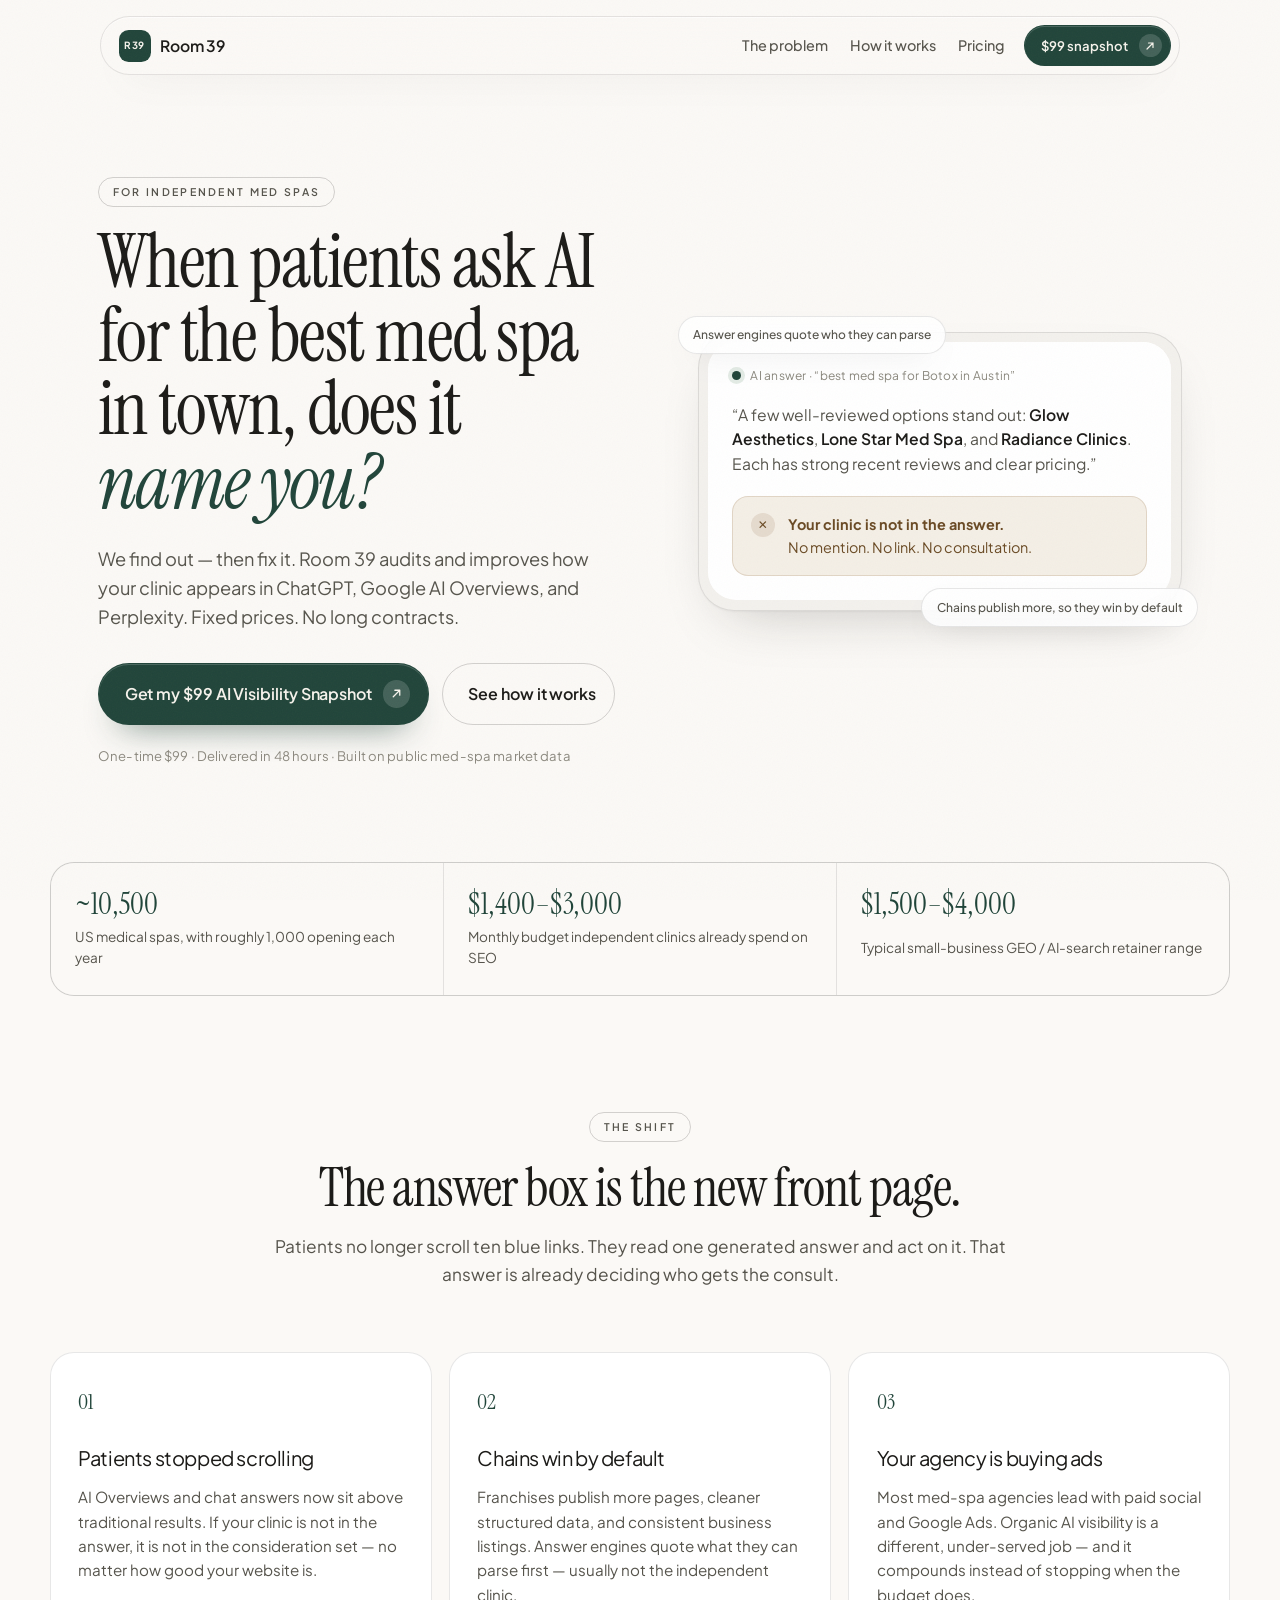
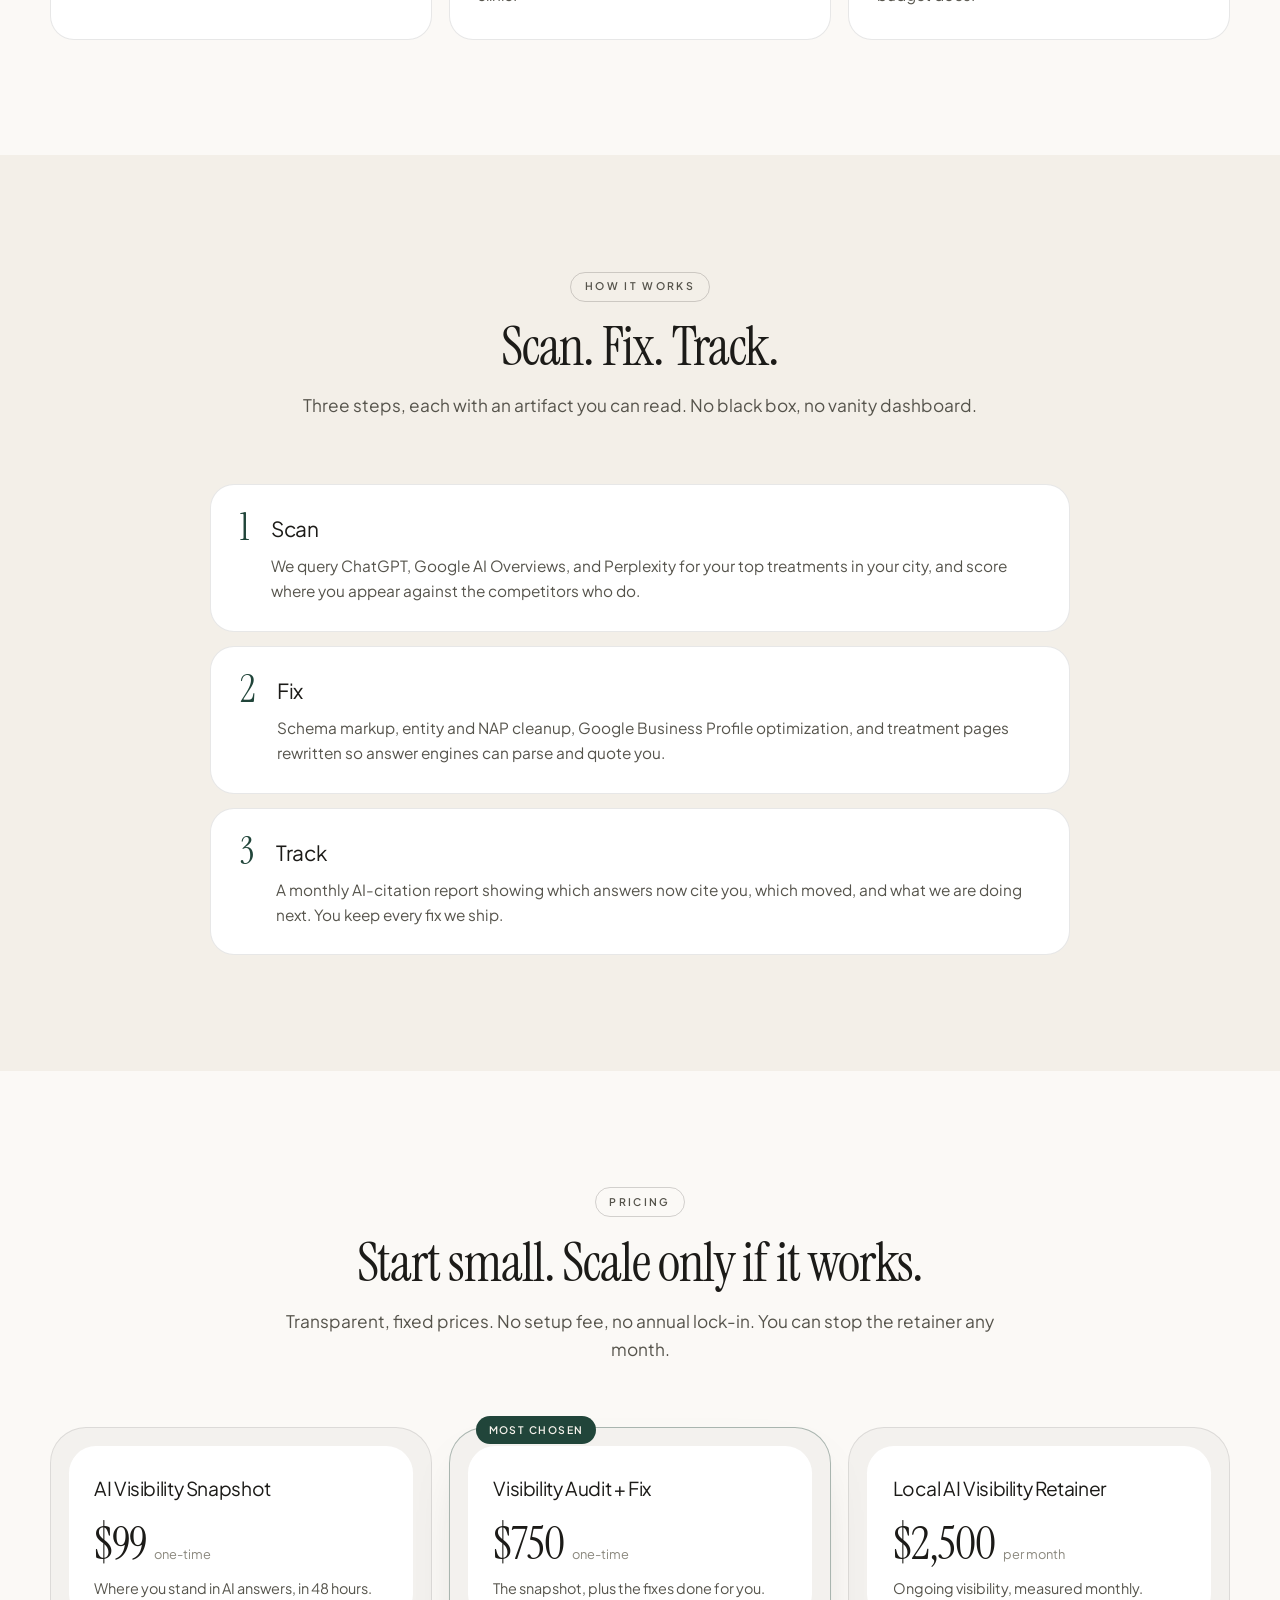
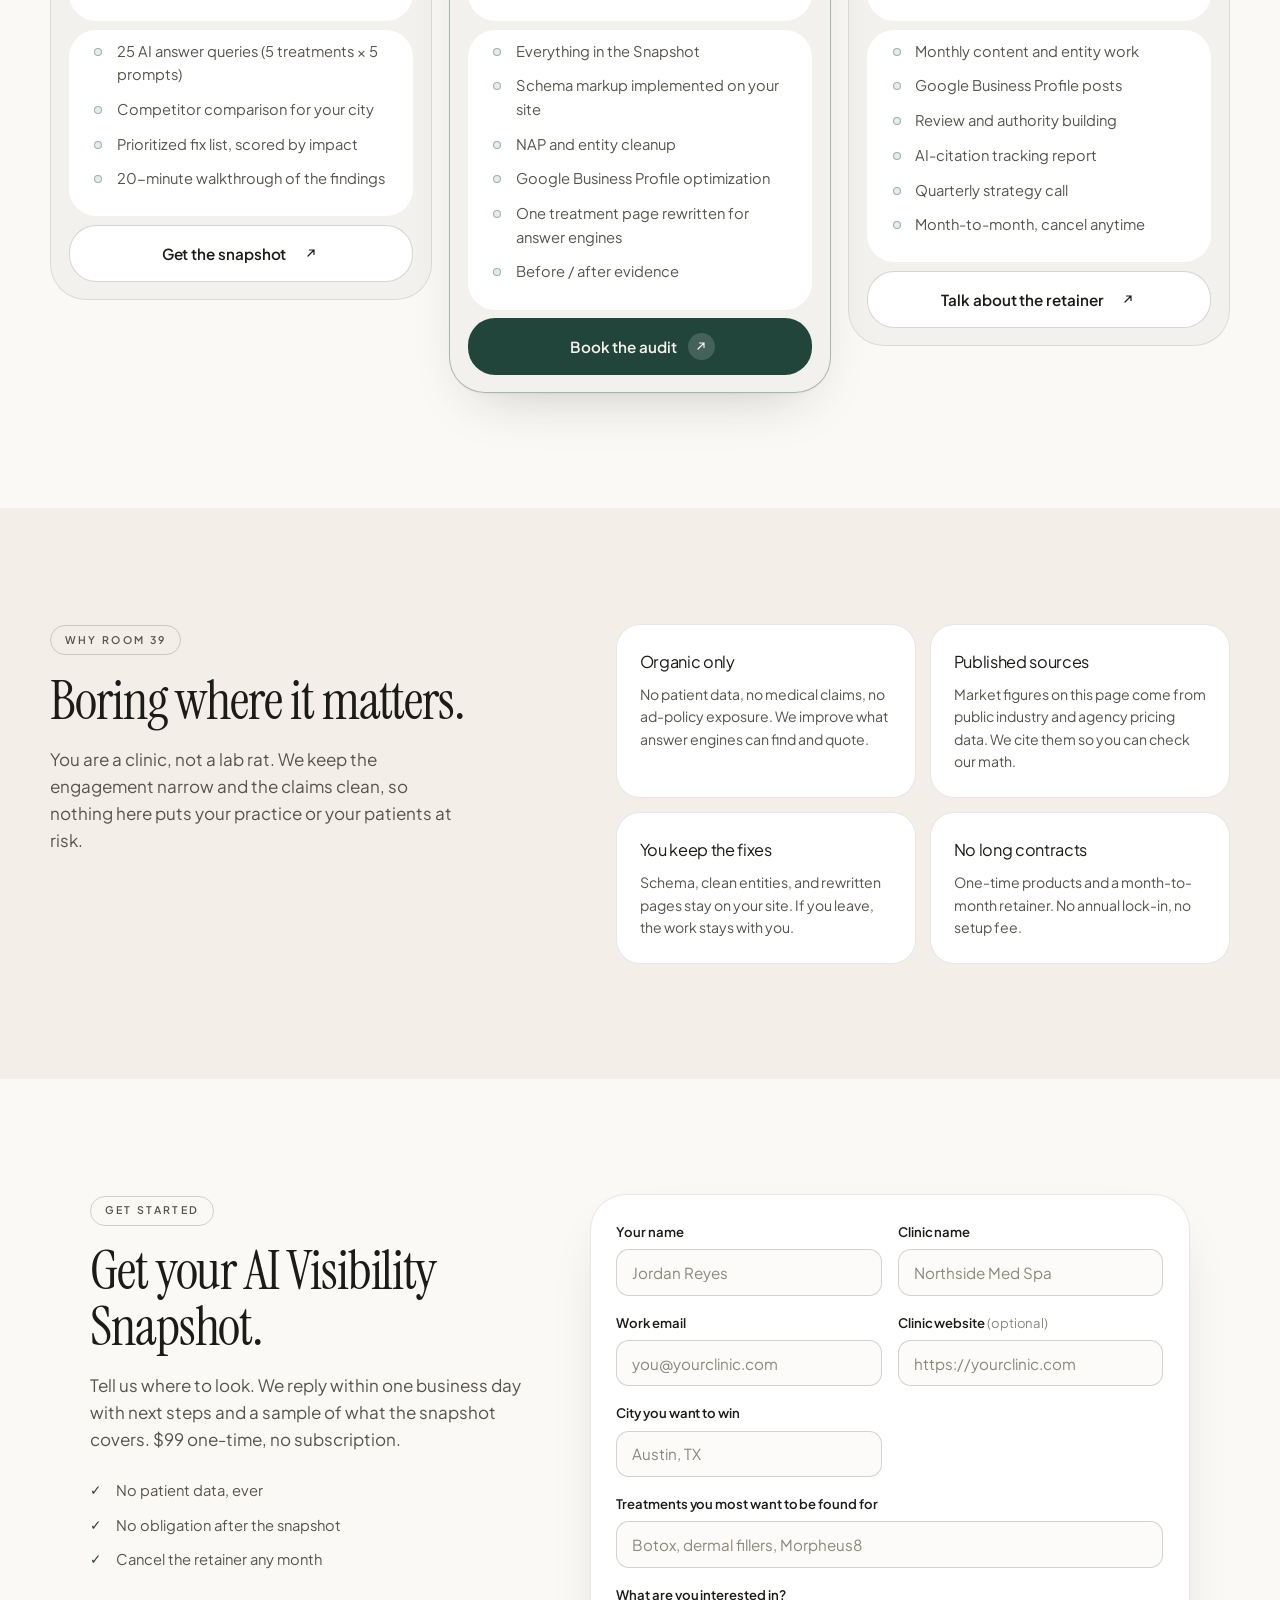
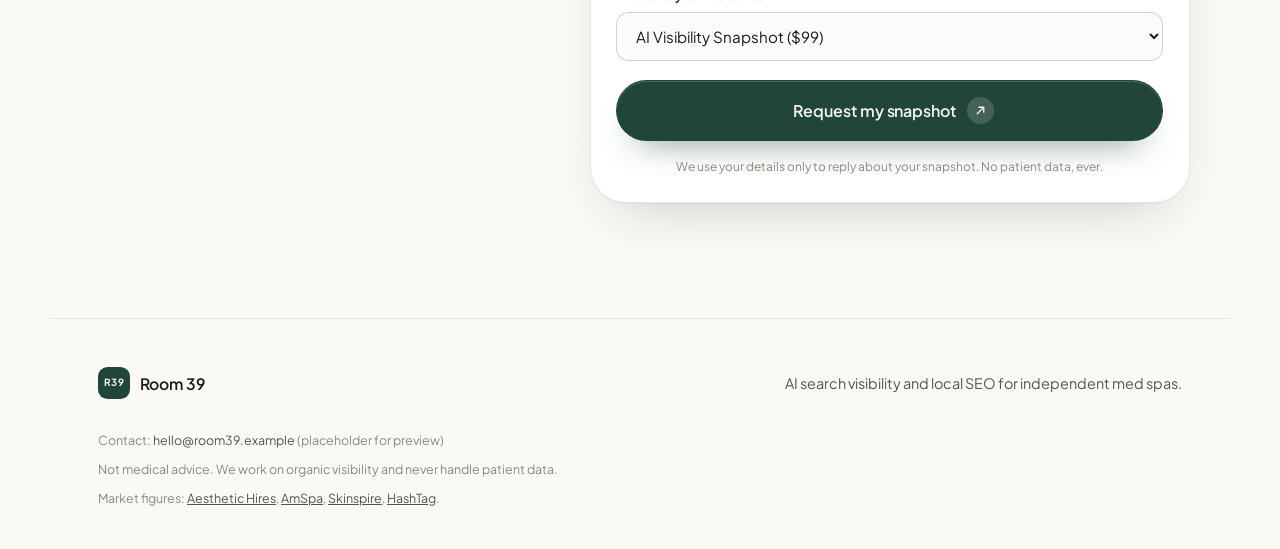
<file: index.html>
<!doctype html>
<html lang="en">
<head>
  <meta charset="utf-8" />
  <meta name="viewport" content="width=device-width, initial-scale=1" />
  <title>Room 39 — AI visibility for independent med spas</title>
  <meta name="description" content="Room 39 audits and fixes how your med spa appears in ChatGPT, Google AI Overviews, and Perplexity. Fixed prices, no long contracts." />
  <meta name="theme-color" content="#FBF9F6" />
  <meta property="og:title" content="Room 39 — AI visibility for independent med spas" />
  <meta property="og:description" content="When patients ask AI for the best med spa in town, does it name you? Find out for $99." />
  <meta property="og:type" content="website" />
  <link rel="icon" href="data:image/svg+xml,%3Csvg xmlns='http://www.w3.org/2000/svg' viewBox='0 0 32 32'%3E%3Crect width='32' height='32' rx='8' fill='%2321453A'/%3E%3Cpath d='M9 23V9h6.2c2.6 0 4.3 1.3 4.3 3.4 0 1.5-.8 2.6-2.2 3 1.7.3 2.8 1.5 2.8 3.3 0 2.4-1.9 3.9-4.9 3.9H9z' fill='%23FBF9F6'/%3E%3C/svg%3E" />
  <link rel="preconnect" href="https://fonts.googleapis.com" />
  <link rel="preconnect" href="https://fonts.gstatic.com" crossorigin />
  <link href="https://fonts.googleapis.com/css2?family=Instrument+Serif:ital@0;1&family=Plus+Jakarta+Sans:wght@400;500;600;700&display=swap" rel="stylesheet" />
  <link rel="stylesheet" href="styles.css" />
</head>
<body>
  <div class="grain" aria-hidden="true"></div>

  <!-- Floating nav pill -->
  <header class="nav-wrap">
    <nav class="nav" aria-label="Primary">
      <a class="brand" href="#top" aria-label="Room 39 home">
        <span class="brand-mark" aria-hidden="true">R39</span>
        <span class="brand-name">Room&nbsp;39</span>
      </a>
      <div class="nav-links">
        <a href="#problem">The problem</a>
        <a href="#how">How it works</a>
        <a href="#pricing">Pricing</a>
      </div>
      <a class="btn btn-sm" href="#lead" data-cta="snapshot">
        <span>$99 snapshot</span>
        <span class="btn-ico" aria-hidden="true">
          <svg viewBox="0 0 16 16" width="12" height="12" fill="none" stroke="currentColor" stroke-width="1.6" stroke-linecap="round" stroke-linejoin="round"><path d="M4 12 12 4M6 4h6v6"/></svg>
        </span>
      </a>
    </nav>
  </header>

  <main id="top">
    <!-- Hero -->
    <section class="hero">
      <div class="hero-copy reveal">
        <span class="eyebrow">For independent med spas</span>
        <h1>When patients ask AI for the best med spa in town, does it <em>name&nbsp;you?</em></h1>
        <p class="lede">We find out — then fix it. Room 39 audits and improves how your clinic appears in ChatGPT, Google AI&nbsp;Overviews, and Perplexity. Fixed prices. No long contracts.</p>
        <div class="hero-actions">
          <a class="btn btn-lg" href="#lead" data-cta="snapshot">
            <span>Get my $99 AI Visibility Snapshot</span>
            <span class="btn-ico" aria-hidden="true">
              <svg viewBox="0 0 16 16" width="13" height="13" fill="none" stroke="currentColor" stroke-width="1.6" stroke-linecap="round" stroke-linejoin="round"><path d="M4 12 12 4M6 4h6v6"/></svg>
            </span>
          </a>
          <a class="btn btn-ghost btn-lg" href="#how">See how it works</a>
        </div>
        <p class="hero-note">One-time $99 · Delivered in 48 hours · Built on public med-spa market data</p>
      </div>

      <div class="hero-visual reveal" aria-hidden="true">
        <div class="frame">
          <div class="answer-card">
            <div class="answer-head">
              <span class="answer-dot"></span>
              <span>AI answer · “best med spa for Botox in Austin”</span>
            </div>
            <p class="answer-body">“A few well-reviewed options stand out: <strong>Glow Aesthetics</strong>, <strong>Lone Star Med Spa</strong>, and <strong>Radiance Clinics</strong>. Each has strong recent reviews and clear pricing.”</p>
            <div class="answer-miss">
              <span class="miss-x" aria-hidden="true">✕</span>
              <p><strong>Your clinic is not in the answer.</strong><br />No mention. No link. No consultation.</p>
            </div>
          </div>
        </div>
        <div class="chip chip-a">Answer engines quote who they can parse</div>
        <div class="chip chip-b">Chains publish more, so they win by default</div>
      </div>
    </section>

    <!-- Proof strip -->
    <section class="strip reveal" aria-label="Market context">
      <div class="strip-item">
        <span class="strip-num">~10,500</span>
        <span class="strip-label">US medical spas, with roughly 1,000 opening each year</span>
      </div>
      <div class="strip-item">
        <span class="strip-num">$1,400–$3,000</span>
        <span class="strip-label">Monthly budget independent clinics already spend on SEO</span>
      </div>
      <div class="strip-item">
        <span class="strip-num">$1,500–$4,000</span>
        <span class="strip-label">Typical small-business GEO / AI-search retainer range</span>
      </div>
    </section>

    <!-- Problem -->
    <section class="section" id="problem">
      <div class="section-head reveal">
        <span class="eyebrow">The shift</span>
        <h2>The answer box is the new front page.</h2>
        <p class="section-lede">Patients no longer scroll ten blue links. They read one generated answer and act on it. That answer is already deciding who gets the consult.</p>
      </div>
      <div class="grid-3">
        <article class="card reveal">
          <span class="card-kicker">01</span>
          <h3>Patients stopped scrolling</h3>
          <p>AI Overviews and chat answers now sit above traditional results. If your clinic is not in the answer, it is not in the consideration set — no matter how good your website is.</p>
        </article>
        <article class="card reveal">
          <span class="card-kicker">02</span>
          <h3>Chains win by default</h3>
          <p>Franchises publish more pages, cleaner structured data, and consistent business listings. Answer engines quote what they can parse first — usually not the independent clinic.</p>
        </article>
        <article class="card reveal">
          <span class="card-kicker">03</span>
          <h3>Your agency is buying ads</h3>
          <p>Most med-spa agencies lead with paid social and Google Ads. Organic AI visibility is a different, under-served job — and it compounds instead of stopping when the budget does.</p>
        </article>
      </div>
    </section>

    <!-- How it works -->
    <section class="section section-alt" id="how">
      <div class="section-head reveal">
        <span class="eyebrow">How it works</span>
        <h2>Scan. Fix. Track.</h2>
        <p class="section-lede">Three steps, each with an artifact you can read. No black box, no vanity dashboard.</p>
      </div>
      <div class="steps">
        <article class="step reveal">
          <span class="step-num">1</span>
          <div>
            <h3>Scan</h3>
            <p>We query ChatGPT, Google AI Overviews, and Perplexity for your top treatments in your city, and score where you appear against the competitors who do.</p>
          </div>
        </article>
        <article class="step reveal">
          <span class="step-num">2</span>
          <div>
            <h3>Fix</h3>
            <p>Schema markup, entity and NAP cleanup, Google Business Profile optimization, and treatment pages rewritten so answer engines can parse and quote you.</p>
          </div>
        </article>
        <article class="step reveal">
          <span class="step-num">3</span>
          <div>
            <h3>Track</h3>
            <p>A monthly AI-citation report showing which answers now cite you, which moved, and what we are doing next. You keep every fix we ship.</p>
          </div>
        </article>
      </div>
    </section>

    <!-- Pricing -->
    <section class="section" id="pricing">
      <div class="section-head reveal">
        <span class="eyebrow">Pricing</span>
        <h2>Start small. Scale only if it works.</h2>
        <p class="section-lede">Transparent, fixed prices. No setup fee, no annual lock-in. You can stop the retainer any month.</p>
      </div>
      <div class="plans">
        <article class="plan reveal">
          <div class="plan-top">
            <h3>AI Visibility Snapshot</h3>
            <p class="plan-price"><span>$99</span><small>one-time</small></p>
            <p class="plan-for">Where you stand in AI answers, in 48 hours.</p>
          </div>
          <ul class="plan-list">
            <li>25 AI answer queries (5 treatments × 5 prompts)</li>
            <li>Competitor comparison for your city</li>
            <li>Prioritized fix list, scored by impact</li>
            <li>20-minute walkthrough of the findings</li>
          </ul>
          <button class="btn btn-block" data-plan="AI Visibility Snapshot ($99)">
            <span>Get the snapshot</span>
            <span class="btn-ico" aria-hidden="true"><svg viewBox="0 0 16 16" width="12" height="12" fill="none" stroke="currentColor" stroke-width="1.6" stroke-linecap="round" stroke-linejoin="round"><path d="M4 12 12 4M6 4h6v6"/></svg></span>
          </button>
        </article>

        <article class="plan plan-featured reveal">
          <span class="plan-badge">Most chosen</span>
          <div class="plan-top">
            <h3>Visibility Audit + Fix</h3>
            <p class="plan-price"><span>$750</span><small>one-time</small></p>
            <p class="plan-for">The snapshot, plus the fixes done for you.</p>
          </div>
          <ul class="plan-list">
            <li>Everything in the Snapshot</li>
            <li>Schema markup implemented on your site</li>
            <li>NAP and entity cleanup</li>
            <li>Google Business Profile optimization</li>
            <li>One treatment page rewritten for answer engines</li>
            <li>Before / after evidence</li>
          </ul>
          <button class="btn btn-block btn-dark" data-plan="Visibility Audit + Fix ($750)">
            <span>Book the audit</span>
            <span class="btn-ico" aria-hidden="true"><svg viewBox="0 0 16 16" width="12" height="12" fill="none" stroke="currentColor" stroke-width="1.6" stroke-linecap="round" stroke-linejoin="round"><path d="M4 12 12 4M6 4h6v6"/></svg></span>
          </button>
        </article>

        <article class="plan reveal">
          <div class="plan-top">
            <h3>Local AI Visibility Retainer</h3>
            <p class="plan-price"><span>$2,500</span><small>per month</small></p>
            <p class="plan-for">Ongoing visibility, measured monthly.</p>
          </div>
          <ul class="plan-list">
            <li>Monthly content and entity work</li>
            <li>Google Business Profile posts</li>
            <li>Review and authority building</li>
            <li>AI-citation tracking report</li>
            <li>Quarterly strategy call</li>
            <li>Month-to-month, cancel anytime</li>
          </ul>
          <button class="btn btn-block" data-plan="Local AI Visibility Retainer ($2,500/mo)">
            <span>Talk about the retainer</span>
            <span class="btn-ico" aria-hidden="true"><svg viewBox="0 0 16 16" width="12" height="12" fill="none" stroke="currentColor" stroke-width="1.6" stroke-linecap="round" stroke-linejoin="round"><path d="M4 12 12 4M6 4h6v6"/></svg></span>
          </button>
        </article>
      </div>
    </section>

    <!-- Trust -->
    <section class="section section-alt" id="trust">
      <div class="trust">
        <div class="trust-copy reveal">
          <span class="eyebrow">Why Room 39</span>
          <h2>Boring where it matters.</h2>
          <p>You are a clinic, not a lab rat. We keep the engagement narrow and the claims clean, so nothing here puts your practice or your patients at risk.</p>
        </div>
        <div class="trust-grid">
          <div class="trust-item reveal">
            <h3>Organic only</h3>
            <p>No patient data, no medical claims, no ad-policy exposure. We improve what answer engines can find and quote.</p>
          </div>
          <div class="trust-item reveal">
            <h3>Published sources</h3>
            <p>Market figures on this page come from public industry and agency pricing data. We cite them so you can check our math.</p>
          </div>
          <div class="trust-item reveal">
            <h3>You keep the fixes</h3>
            <p>Schema, clean entities, and rewritten pages stay on your site. If you leave, the work stays with you.</p>
          </div>
          <div class="trust-item reveal">
            <h3>No long contracts</h3>
            <p>One-time products and a month-to-month retainer. No annual lock-in, no setup fee.</p>
          </div>
        </div>
      </div>
    </section>

    <!-- Lead form -->
    <section class="section" id="lead">
      <div class="lead-wrap">
        <div class="lead-copy reveal">
          <span class="eyebrow">Get started</span>
          <h2>Get your AI Visibility Snapshot.</h2>
          <p>Tell us where to look. We reply within one business day with next steps and a sample of what the snapshot covers. $99 one-time, no subscription.</p>
          <ul class="lead-points">
            <li>No patient data, ever</li>
            <li>No obligation after the snapshot</li>
            <li>Cancel the retainer any month</li>
          </ul>
        </div>

        <form class="lead-form reveal" id="lead-form" novalidate>
          <div class="field">
            <label for="name">Your name</label>
            <input id="name" name="name" type="text" autocomplete="name" required placeholder="Jordan Reyes" />
          </div>
          <div class="field">
            <label for="clinic">Clinic name</label>
            <input id="clinic" name="clinic" type="text" autocomplete="organization" required placeholder="Northside Med Spa" />
          </div>
          <div class="field">
            <label for="email">Work email</label>
            <input id="email" name="email" type="email" autocomplete="email" required placeholder="you@yourclinic.com" />
          </div>
          <div class="field">
            <label for="website">Clinic website <span class="opt">(optional)</span></label>
            <input id="website" name="website" type="url" autocomplete="url" placeholder="https://yourclinic.com" />
          </div>
          <div class="field">
            <label for="city">City you want to win</label>
            <input id="city" name="city" type="text" required placeholder="Austin, TX" />
          </div>
          <div class="field field-full">
            <label for="treatments">Treatments you most want to be found for</label>
            <input id="treatments" name="treatments" type="text" placeholder="Botox, dermal fillers, Morpheus8" />
          </div>
          <div class="field field-full">
            <label for="interest">What are you interested in?</label>
            <select id="interest" name="interest">
              <option>AI Visibility Snapshot ($99)</option>
              <option>Visibility Audit + Fix ($750)</option>
              <option>Local AI Visibility Retainer ($2,500/mo)</option>
              <option>Not sure yet — recommend one</option>
            </select>
          </div>
          <p class="form-error" id="form-error" role="alert" hidden>Please add your name, clinic, a valid work email, and a city.</p>
          <button class="btn btn-lg btn-block" type="submit" id="submit-btn">
            <span>Request my snapshot</span>
            <span class="btn-ico" aria-hidden="true"><svg viewBox="0 0 16 16" width="13" height="13" fill="none" stroke="currentColor" stroke-width="1.6" stroke-linecap="round" stroke-linejoin="round"><path d="M4 12 12 4M6 4h6v6"/></svg></span>
          </button>
          <p class="form-note">We use your details only to reply about your snapshot. No patient data, ever.</p>
        </form>

        <div class="lead-success reveal" id="lead-success" hidden>
          <span class="success-mark" aria-hidden="true">✓</span>
          <h2>Request received.</h2>
          <p>Thanks — we have what we need. We will reply within one business day with next steps for your <strong id="success-plan">AI Visibility Snapshot</strong>.</p>
          <a class="btn btn-ghost" href="#top">Back to top</a>
        </div>
      </div>
    </section>
  </main>

  <footer class="footer">
    <div class="footer-top">
      <a class="brand" href="#top">
        <span class="brand-mark" aria-hidden="true">R39</span>
        <span class="brand-name">Room&nbsp;39</span>
      </a>
      <p class="footer-line">AI search visibility and local SEO for independent med spas.</p>
    </div>
    <div class="footer-bottom">
      <p>Contact: <span class="placeholder">hello@room39.example</span> (placeholder for preview)</p>
      <p>Not medical advice. We work on organic visibility and never handle patient data.</p>
      <p class="sources">Market figures: <a href="https://www.aesthetichires.com/med-spa-industry-statistics/" target="_blank" rel="noopener">Aesthetic Hires</a>, <a href="https://americanmedspa.org/med-spa-statistics/" target="_blank" rel="noopener">AmSpa</a>, <a href="https://skinspire.agency/medspa-digital-marketing/med-spa-seo-services/" target="_blank" rel="noopener">Skinspire</a>, <a href="https://hashtag.org/ai-costs/geo" target="_blank" rel="noopener">HashTag</a>.</p>
    </div>
  </footer>

  <script src="script.js"></script>
</body>
</html>
</file>
<file: styles.css>
/* Room 39 — one-page offer site
   Vibe: editorial luxury / soft structuralism. One accent, heavy whitespace,
   scale-driven hierarchy, transform/opacity motion only. */

:root {
  --bg: #fbf9f6;
  --bg-alt: #f3efe8;
  --paper: #ffffff;
  --ink: #1c1b18;
  --ink-soft: #56544c;
  --ink-faint: #8b887e;
  --line: rgba(28, 27, 24, 0.1);
  --line-strong: rgba(28, 27, 24, 0.18);
  --accent: #21453a;
  --accent-ink: #f6f3ec;
  --accent-soft: #e4ece6;
  --radius-xl: 2.25rem;
  --radius-lg: 1.5rem;
  --radius-md: 1rem;
  --shadow-soft: 0 1px 2px rgba(28, 27, 24, 0.04), 0 24px 60px -30px rgba(28, 27, 24, 0.28);
  --ease: cubic-bezier(0.32, 0.72, 0, 1);
  --serif: "Instrument Serif", "Iowan Old Style", Georgia, serif;
  --sans: "Plus Jakarta Sans", system-ui, -apple-system, "Segoe UI", sans-serif;
}

* { box-sizing: border-box; }

html { scroll-behavior: smooth; }
@media (prefers-reduced-motion: reduce) {
  html { scroll-behavior: auto; }
  .reveal { transition: none !important; opacity: 1 !important; transform: none !important; filter: none !important; }
}

body {
  margin: 0;
  background: var(--bg);
  color: var(--ink);
  font-family: var(--sans);
  font-size: 17px;
  line-height: 1.6;
  -webkit-font-smoothing: antialiased;
  text-rendering: optimizeLegibility;
  overflow-x: hidden;
}

h1, h2, h3 { margin: 0; font-weight: 400; letter-spacing: -0.02em; }
h1, h2 { font-family: var(--serif); overflow-wrap: anywhere; }
h1 em { font-style: italic; color: var(--accent); }
p { margin: 0; }
a { color: inherit; }
img { max-width: 100%; display: block; }

.grain {
  position: fixed;
  inset: 0;
  z-index: 60;
  pointer-events: none;
  opacity: 0.035;
  background-image: url("data:image/svg+xml,%3Csvg xmlns='http://www.w3.org/2000/svg' width='160' height='160'%3E%3Cfilter id='n'%3E%3CfeTurbulence type='fractalNoise' baseFrequency='0.8' numOctaves='3'/%3E%3C/filter%3E%3Crect width='160' height='160' filter='url(%23n)'/%3E%3C/svg%3E");
}

/* ---------- Nav ---------- */
.nav-wrap {
  position: fixed;
  top: 0;
  left: 0;
  right: 0;
  z-index: 50;
  display: flex;
  justify-content: center;
  padding: 1rem clamp(0.75rem, 3vw, 2rem);
  pointer-events: none;
}
.nav {
  pointer-events: auto;
  width: min(1080px, 100%);
  display: flex;
  align-items: center;
  gap: 1.25rem;
  padding: 0.5rem 0.5rem 0.5rem 1.1rem;
  border-radius: 999px;
  border: 1px solid var(--line);
  background: rgba(251, 249, 246, 0.78);
  backdrop-filter: blur(20px) saturate(1.3);
  -webkit-backdrop-filter: blur(20px) saturate(1.3);
  box-shadow: 0 1px 0 rgba(255, 255, 255, 0.6) inset, 0 18px 40px -28px rgba(28, 27, 24, 0.4);
}
.brand { display: inline-flex; align-items: center; gap: 0.6rem; text-decoration: none; }
.brand-mark {
  display: grid;
  place-items: center;
  width: 2rem; height: 2rem;
  border-radius: 0.6rem;
  background: var(--accent);
  color: var(--accent-ink);
  font-size: 0.62rem;
  font-weight: 700;
  letter-spacing: 0.04em;
}
.brand-name { font-weight: 600; font-size: 0.98rem; letter-spacing: -0.01em; }
.nav-links { display: flex; gap: 1.4rem; margin-left: auto; }
.nav-links a {
  text-decoration: none;
  color: var(--ink-soft);
  font-size: 0.9rem;
  font-weight: 500;
  transition: color 0.4s var(--ease);
}
.nav-links a:hover { color: var(--ink); }

/* ---------- Buttons ---------- */
.btn {
  --pad: 0.85rem 1.1rem 0.85rem 1.4rem;
  display: inline-flex;
  align-items: center;
  justify-content: center;
  gap: 0.7rem;
  padding: var(--pad);
  border: 1px solid transparent;
  border-radius: 999px;
  background: var(--accent);
  color: var(--accent-ink);
  font-family: inherit;
  font-size: 0.95rem;
  font-weight: 600;
  letter-spacing: -0.005em;
  text-decoration: none;
  cursor: pointer;
  transition: transform 0.5s var(--ease), background 0.5s var(--ease), box-shadow 0.5s var(--ease), color 0.5s var(--ease);
  box-shadow: 0 1px 0 rgba(255, 255, 255, 0.18) inset, 0 18px 34px -22px rgba(33, 69, 58, 0.9);
}
.btn:hover { transform: translateY(-1px); box-shadow: 0 1px 0 rgba(255,255,255,0.18) inset, 0 26px 44px -24px rgba(33,69,58,0.95); }
.btn:active { transform: scale(0.985); }
.btn-ico {
  display: grid;
  place-items: center;
  width: 1.7rem; height: 1.7rem;
  border-radius: 999px;
  background: rgba(255, 255, 255, 0.16);
  transition: transform 0.5s var(--ease), background 0.5s var(--ease);
}
.btn:hover .btn-ico { transform: translate(2px, -2px) scale(1.06); }
.btn-sm { font-size: 0.82rem; padding: 0.5rem 0.5rem 0.5rem 1rem; }
.btn-sm .btn-ico { width: 1.45rem; height: 1.45rem; }
.btn-lg { font-size: 1rem; padding: 1rem 1.1rem 1rem 1.6rem; }
.btn-block { width: 100%; }
.btn-ghost {
  background: transparent;
  color: var(--ink);
  border-color: var(--line-strong);
  box-shadow: none;
}
.btn-ghost:hover { background: rgba(28, 27, 24, 0.04); box-shadow: none; }
.btn-dark { background: #14211d; }

/* ---------- Layout ---------- */
.section { padding: clamp(5rem, 9vw, 8rem) clamp(1.25rem, 5vw, 3rem); }
.section-alt { background: var(--bg-alt); }
.section-head { max-width: 46rem; margin: 0 auto clamp(2.5rem, 5vw, 4rem); text-align: center; }
.section-lede { margin-top: 1.1rem; color: var(--ink-soft); font-size: 1.08rem; }
.eyebrow {
  display: inline-block;
  margin-bottom: 1.1rem;
  padding: 0.35rem 0.85rem;
  border: 1px solid var(--line-strong);
  border-radius: 999px;
  font-size: 0.66rem;
  font-weight: 600;
  letter-spacing: 0.22em;
  text-transform: uppercase;
  color: var(--ink-soft);
}
h2 { font-size: clamp(2.1rem, 4.6vw, 3.4rem); line-height: 1.02; }

/* ---------- Hero ---------- */
.hero {
  display: grid;
  grid-template-columns: 1.05fr 0.95fr;
  gap: clamp(2rem, 5vw, 4rem);
  align-items: center;
  padding: clamp(8rem, 15vw, 11rem) clamp(1.25rem, 5vw, 3rem) clamp(4rem, 8vw, 6rem);
  max-width: 1180px;
  margin: 0 auto;
}
h1 { font-size: clamp(2.6rem, 6.2vw, 4.7rem); line-height: 0.98; }
.lede { margin-top: 1.5rem; max-width: 33rem; color: var(--ink-soft); font-size: 1.14rem; }
.hero-actions { display: flex; flex-wrap: wrap; gap: 0.8rem; margin-top: 2rem; }
.hero-note { margin-top: 1.3rem; font-size: 0.82rem; color: var(--ink-faint); letter-spacing: 0.01em; }

.hero-visual { position: relative; }
.frame {
  padding: 0.6rem;
  border-radius: var(--radius-xl);
  border: 1px solid var(--line);
  background: rgba(28, 27, 24, 0.035);
  box-shadow: var(--shadow-soft);
}
.answer-card {
  border-radius: calc(var(--radius-xl) - 0.5rem);
  background: var(--paper);
  padding: 1.5rem;
  box-shadow: inset 0 1px 1px rgba(255, 255, 255, 0.9);
}
.answer-head {
  display: flex; align-items: center; gap: 0.6rem;
  font-size: 0.75rem; color: var(--ink-faint); letter-spacing: 0.02em;
}
.answer-dot {
  width: 0.55rem; height: 0.55rem; border-radius: 999px;
  background: var(--accent); box-shadow: 0 0 0 4px var(--accent-soft);
}
.answer-body { margin-top: 1.1rem; font-size: 0.98rem; color: var(--ink-soft); line-height: 1.55; }
.answer-body strong { color: var(--ink); font-weight: 600; }
.answer-miss {
  display: flex; gap: 0.85rem; align-items: flex-start;
  margin-top: 1.25rem;
  padding: 1rem 1.1rem;
  border-radius: var(--radius-md);
  background: #f4efe6;
  border: 1px solid rgba(122, 74, 30, 0.16);
  font-size: 0.9rem;
  color: #6a4a24;
}
.miss-x {
  flex: 0 0 auto;
  display: grid; place-items: center;
  width: 1.5rem; height: 1.5rem;
  border-radius: 999px;
  background: rgba(122, 74, 30, 0.12);
  font-size: 0.75rem; font-weight: 700;
}
.chip {
  position: absolute;
  padding: 0.55rem 0.9rem;
  border-radius: 999px;
  border: 1px solid var(--line);
  background: rgba(255, 255, 255, 0.9);
  backdrop-filter: blur(10px);
  font-size: 0.75rem;
  font-weight: 500;
  color: var(--ink-soft);
  box-shadow: 0 12px 30px -18px rgba(28, 27, 24, 0.5);
}
.chip-a { top: -1rem; left: -1.25rem; }
.chip-b { bottom: -1rem; right: -1rem; }

/* ---------- Proof strip ---------- */
.strip {
  display: grid;
  grid-template-columns: repeat(3, 1fr);
  gap: 1px;
  max-width: 1180px;
  margin: 0 auto;
  background: var(--line);
  border: 1px solid var(--line);
  border-radius: var(--radius-lg);
  overflow: hidden;
}
.strip-item { background: var(--bg); padding: 1.6rem 1.5rem; display: grid; gap: 0.4rem; }
.strip-num { font-family: var(--serif); font-size: 1.9rem; color: var(--accent); line-height: 1; }
.strip-label { font-size: 0.85rem; color: var(--ink-soft); }

/* ---------- Cards ---------- */
.grid-3 { display: grid; grid-template-columns: repeat(3, 1fr); gap: 1.1rem; max-width: 1180px; margin: 0 auto; }
.card {
  padding: 1.9rem 1.7rem 2rem;
  border-radius: var(--radius-lg);
  border: 1px solid var(--line);
  background: var(--paper);
  box-shadow: inset 0 1px 1px rgba(255, 255, 255, 0.9);
  transition: transform 0.6s var(--ease), box-shadow 0.6s var(--ease);
}
.card:hover { transform: translateY(-3px); box-shadow: var(--shadow-soft); }
.card-kicker {
  font-family: var(--serif);
  font-size: 1.4rem;
  color: var(--accent);
  display: block;
  margin-bottom: 1.4rem;
}
.card h3 { font-size: 1.25rem; }
.card p { margin-top: 0.7rem; color: var(--ink-soft); font-size: 0.95rem; }

/* ---------- Steps ---------- */
.steps { max-width: 860px; margin: 0 auto; display: grid; gap: 0.9rem; }
.step {
  display: flex; gap: 1.4rem;
  padding: 1.7rem 1.8rem;
  border-radius: var(--radius-lg);
  border: 1px solid var(--line);
  background: var(--paper);
  align-items: flex-start;
}
.step-num {
  flex: 0 0 auto;
  font-family: var(--serif);
  font-size: 2.4rem;
  line-height: 0.8;
  color: var(--accent);
}
.step h3 { font-size: 1.3rem; }
.step p { margin-top: 0.55rem; color: var(--ink-soft); font-size: 0.96rem; }

/* ---------- Pricing ---------- */
.plans { display: grid; grid-template-columns: repeat(3, 1fr); gap: 1.1rem; max-width: 1180px; margin: 0 auto; align-items: start; }
.plan {
  position: relative;
  display: flex; flex-direction: column;
  padding: 1.1rem;
  border-radius: var(--radius-xl);
  border: 1px solid var(--line);
  background: rgba(28, 27, 24, 0.03);
}
.plan-top, .plan-list, .plan > .btn { background: var(--paper); border-radius: calc(var(--radius-xl) - 0.55rem); }
.plan-top { padding: 1.7rem 1.6rem 1.3rem; }
.plan-top h3 { font-size: 1.2rem; }
.plan-price { margin-top: 1rem; display: flex; align-items: baseline; gap: 0.5rem; }
.plan-price span { font-family: var(--serif); font-size: 2.9rem; line-height: 1; letter-spacing: -0.02em; }
.plan-price small { font-size: 0.8rem; color: var(--ink-faint); }
.plan-for { margin-top: 0.7rem; font-size: 0.9rem; color: var(--ink-soft); }
.plan-list { list-style: none; margin: 0.55rem 0 0; padding: 0.6rem 1.6rem 1.6rem; display: grid; gap: 0.7rem; }
.plan-list li { position: relative; padding-left: 1.4rem; font-size: 0.92rem; color: var(--ink-soft); }
.plan-list li::before {
  content: "";
  position: absolute; left: 0; top: 0.55em;
  width: 0.5rem; height: 0.5rem;
  border-radius: 999px;
  background: var(--accent-soft);
  box-shadow: inset 0 0 0 1px rgba(33, 69, 58, 0.35);
}
.plan > .btn { margin-top: 0.55rem; background: var(--paper); color: var(--ink); border: 1px solid var(--line-strong); box-shadow: none; }
.plan > .btn:hover { background: var(--accent-soft); }
.plan-featured { border-color: rgba(33, 69, 58, 0.35); box-shadow: var(--shadow-soft); }
.plan-featured > .btn { background: var(--accent); color: var(--accent-ink); border-color: transparent; }
.plan-featured > .btn:hover { background: #1a382f; }
.plan-badge {
  position: absolute; top: -0.75rem; left: 1.6rem;
  padding: 0.35rem 0.8rem;
  border-radius: 999px;
  background: var(--accent);
  color: var(--accent-ink);
  font-size: 0.65rem; font-weight: 600; letter-spacing: 0.14em; text-transform: uppercase;
}

/* ---------- Trust ---------- */
.trust { display: grid; grid-template-columns: 0.9fr 1.1fr; gap: clamp(2rem, 5vw, 4rem); max-width: 1180px; margin: 0 auto; align-items: start; }
.trust-copy p { margin-top: 1.1rem; color: var(--ink-soft); max-width: 26rem; }
.trust-grid { display: grid; grid-template-columns: 1fr 1fr; gap: 0.9rem; }
.trust-item { padding: 1.5rem 1.4rem; border-radius: var(--radius-lg); border: 1px solid var(--line); background: var(--paper); }
.trust-item h3 { font-size: 1.02rem; }
.trust-item p { margin-top: 0.5rem; font-size: 0.88rem; color: var(--ink-soft); }

/* ---------- Lead ---------- */
.lead-wrap {
  display: grid;
  grid-template-columns: 0.85fr 1.15fr;
  gap: clamp(2rem, 5vw, 3.5rem);
  max-width: 1100px;
  margin: 0 auto;
  align-items: start;
}
.lead-copy p { margin-top: 1.1rem; color: var(--ink-soft); }
.lead-points { list-style: none; margin: 1.6rem 0 0; padding: 0; display: grid; gap: 0.7rem; }
.lead-points li { position: relative; padding-left: 1.6rem; font-size: 0.92rem; color: var(--ink-soft); }
.lead-points li::before {
  content: "✓";
  position: absolute; left: 0; top: 0;
  color: var(--accent); font-weight: 700; font-size: 0.85rem;
}
.lead-form {
  display: grid;
  grid-template-columns: 1fr 1fr;
  gap: 1rem;
  padding: 1.6rem;
  border-radius: var(--radius-xl);
  border: 1px solid var(--line);
  background: var(--paper);
  box-shadow: var(--shadow-soft);
}
.field { display: grid; gap: 0.45rem; }
.field-full { grid-column: 1 / -1; }
.field label { font-size: 0.82rem; font-weight: 600; letter-spacing: -0.005em; }
.opt { color: var(--ink-faint); font-weight: 400; }
.field input, .field select {
  width: 100%;
  padding: 0.8rem 0.95rem;
  border-radius: 0.8rem;
  border: 1px solid var(--line-strong);
  background: #fcfbf9;
  font-family: inherit;
  font-size: 0.95rem;
  color: var(--ink);
  transition: border-color 0.4s var(--ease), box-shadow 0.4s var(--ease), background 0.4s var(--ease);
}
.field input::placeholder { color: var(--ink-faint); }
.field input:focus, .field select:focus {
  outline: none;
  border-color: var(--accent);
  background: #fff;
  box-shadow: 0 0 0 4px var(--accent-soft);
}
.field input.invalid { border-color: #a23b2c; box-shadow: 0 0 0 4px rgba(162, 59, 44, 0.12); }
.form-error { grid-column: 1 / -1; color: #a23b2c; font-size: 0.85rem; }
.lead-form .btn-block { grid-column: 1 / -1; margin-top: 0.2rem; }
.form-note { grid-column: 1 / -1; font-size: 0.75rem; color: var(--ink-faint); text-align: center; }
.lead-success {
  grid-column: 2;
  padding: 2.5rem;
  border-radius: var(--radius-xl);
  border: 1px solid rgba(33, 69, 58, 0.3);
  background: var(--accent-soft);
  text-align: center;
}
.success-mark {
  display: grid; place-items: center;
  width: 3rem; height: 3rem;
  margin: 0 auto 1.2rem;
  border-radius: 999px;
  background: var(--accent);
  color: var(--accent-ink);
  font-size: 1.2rem;
}
.lead-success h2 { font-size: 2rem; }
.lead-success p { margin: 0.9rem auto 1.6rem; max-width: 26rem; color: var(--ink-soft); }
.lead-wrap.success .lead-copy { grid-column: 1; }
.lead-wrap.success .lead-form { display: none; }

/* ---------- Footer ---------- */
.footer {
  padding: 3rem clamp(1.25rem, 5vw, 3rem) 2.5rem;
  border-top: 1px solid var(--line);
  max-width: 1180px;
  margin: 0 auto;
}
.footer-top { display: flex; align-items: center; justify-content: space-between; gap: 1.5rem; flex-wrap: wrap; }
.footer-line { color: var(--ink-soft); font-size: 0.9rem; }
.footer-bottom { margin-top: 2rem; display: grid; gap: 0.55rem; font-size: 0.78rem; color: var(--ink-faint); }
.footer-bottom a { color: var(--ink-soft); }
.placeholder { color: var(--ink-soft); }

/* ---------- Reveal motion ---------- */
.reveal {
  opacity: 0;
  transform: translateY(2.6rem);
  filter: blur(6px);
  transition: opacity 0.9s var(--ease), transform 0.9s var(--ease), filter 0.9s var(--ease);
}
.reveal.in { opacity: 1; transform: none; filter: blur(0); }

/* ---------- Responsive ---------- */
@media (max-width: 980px) {
  .hero { grid-template-columns: 1fr; }
  .hero-visual { order: 2; }
  .grid-3, .plans { grid-template-columns: 1fr; }
  .trust, .lead-wrap { grid-template-columns: 1fr; }
  .trust-grid { grid-template-columns: 1fr 1fr; }
  .lead-success { grid-column: 1; }
  .strip { grid-template-columns: 1fr; }
}
@media (max-width: 640px) {
  body { font-size: 16px; }
  .nav-links { display: none; }
  .chip-a { left: 0; }
  .chip-b { right: 0; }
  .trust-grid { grid-template-columns: 1fr; }
  .lead-form { grid-template-columns: 1fr; padding: 1.25rem; }
  .answer-card { padding: 1.2rem; }
}
</file>
